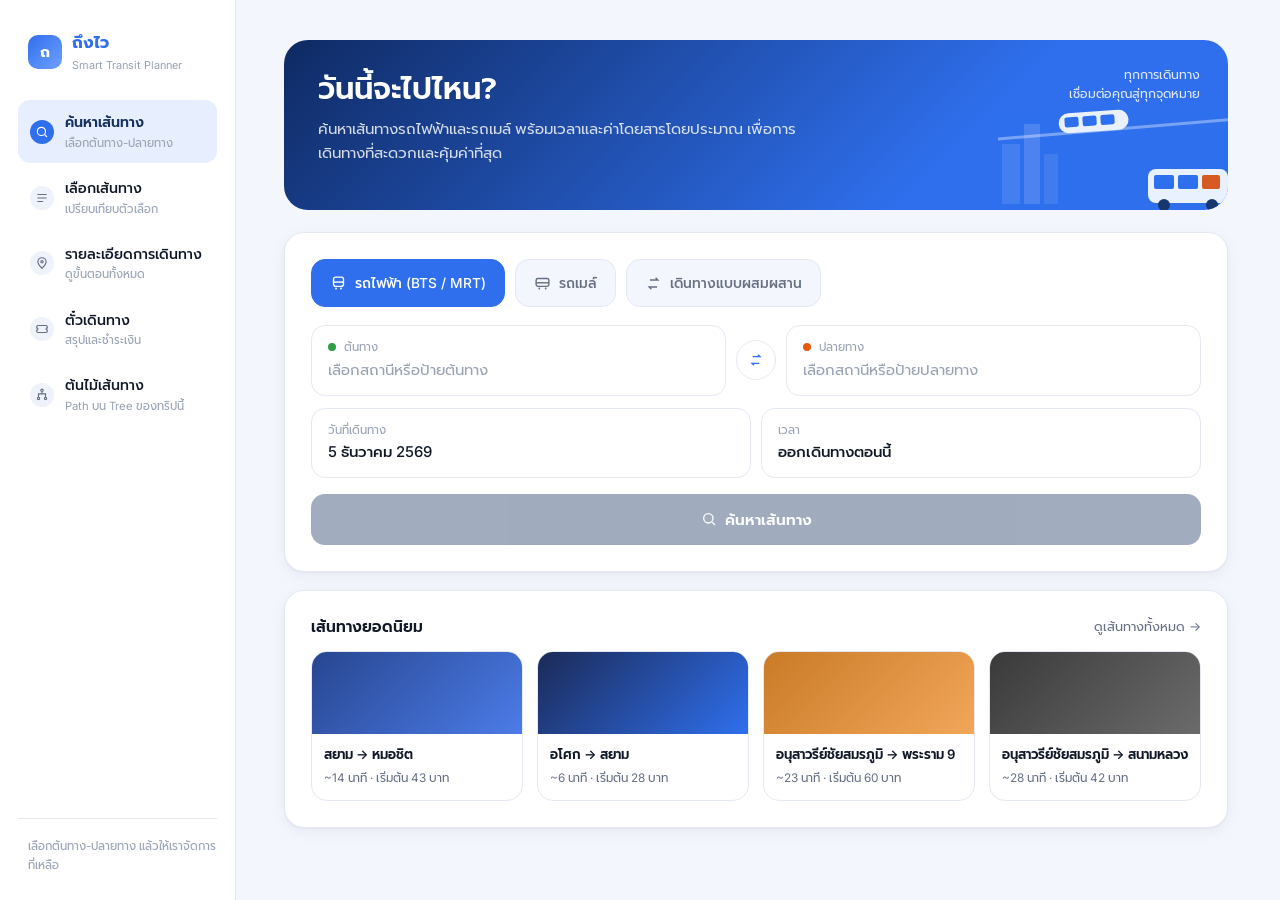
<file: index.html>
<!DOCTYPE html>
<html lang="th">
<head>
<meta charset="UTF-8">
<meta name="viewport" content="width=device-width, initial-scale=1">
<title>ถึงไว — ค้นหาเส้นทาง</title>
<link rel="stylesheet" href="css/style.css">
</head>
<body>
<div class="layout">

  <aside class="sidebar">
    <div class="brand">
      <div class="brand-mark">ถ</div>
      <div class="brand-text">ถึงไว<span>Smart Transit Planner</span></div>
    </div>

    <a class="nav-step active" href="index.html">
      <svg class="num" width="24" height="24" viewBox="0 0 24 24" fill="none" stroke="currentColor" stroke-width="2" style="border-radius:999px;padding:5px;"><circle cx="11" cy="11" r="7"/><line x1="21" y1="21" x2="16.65" y2="16.65"/></svg>
      <div><div class="label">ค้นหาเส้นทาง</div><div class="sub">เลือกต้นทาง-ปลายทาง</div></div>
    </a>
    <a class="nav-step" href="compare.html">
      <svg class="num" width="24" height="24" viewBox="0 0 24 24" fill="none" stroke="currentColor" stroke-width="2" style="border-radius:999px;padding:5px;"><line x1="4" y1="6" x2="20" y2="6"/><line x1="4" y1="12" x2="20" y2="12"/><line x1="4" y1="18" x2="14" y2="18"/></svg>
      <div><div class="label">เลือกเส้นทาง</div><div class="sub">เปรียบเทียบตัวเลือก</div></div>
    </a>
    <a class="nav-step" href="detail.html">
      <svg class="num" width="24" height="24" viewBox="0 0 24 24" fill="none" stroke="currentColor" stroke-width="2" style="border-radius:999px;padding:5px;"><path d="M12 21s-7-6.5-7-11a7 7 0 0 1 14 0c0 4.5-7 11-7 11z"/><circle cx="12" cy="10" r="2"/></svg>
      <div><div class="label">รายละเอียดการเดินทาง</div><div class="sub">ดูขั้นตอนทั้งหมด</div></div>
    </a>
    <a class="nav-step" href="ticket.html">
      <svg class="num" width="24" height="24" viewBox="0 0 24 24" fill="none" stroke="currentColor" stroke-width="2" style="border-radius:999px;padding:5px;"><path d="M3 8a2 2 0 0 1 2-2h14a2 2 0 0 1 2 2v2a2 2 0 0 0 0 4v2a2 2 0 0 1-2 2H5a2 2 0 0 1-2-2v-2a2 2 0 0 0 0-4V8z"/></svg>
      <div><div class="label">ตั๋วเดินทาง</div><div class="sub">สรุปและชำระเงิน</div></div>
    </a>

    <a class="nav-step" href="tree.html">
      <svg class="num" width="24" height="24" viewBox="0 0 24 24" fill="none" stroke="currentColor" stroke-width="2" style="border-radius:999px;padding:5px;"><circle cx="12" cy="4" r="2"/><path d="M12 6v4M12 10H6v3M12 10h6v3M6 13v3M18 13v3"/><circle cx="6" cy="18" r="2"/><circle cx="18" cy="18" r="2"/></svg>
      <div><div class="label">ต้นไม้เส้นทาง</div><div class="sub">Path บน Tree ของทริปนี้</div></div>
    </a>
    <div class="sidebar-foot">เลือกต้นทาง-ปลายทาง แล้วให้เราจัดการที่เหลือ</div>
  </aside>

  <main>
    <div class="hero">
      <div class="hero-tagline">ทุกการเดินทาง<br>เชื่อมต่อคุณสู่ทุกจุดหมาย</div>
      <h1>วันนี้จะไปไหน?</h1>
      <p>ค้นหาเส้นทางรถไฟฟ้าและรถเมล์ พร้อมเวลาและค่าโดยสารโดยประมาณ เพื่อการเดินทางที่สะดวกและคุ้มค่าที่สุด</p>
      <svg class="hero-illustration" width="240" height="140" viewBox="0 0 240 140" fill="none">
        <rect x="4" y="60" width="18" height="60" fill="rgba(255,255,255,.12)"/>
        <rect x="26" y="40" width="16" height="80" fill="rgba(255,255,255,.16)"/>
        <rect x="46" y="70" width="14" height="50" fill="rgba(255,255,255,.10)"/>
        <line x1="0" y1="55" x2="240" y2="35" stroke="rgba(255,255,255,.4)" stroke-width="3"/>
        <g transform="translate(60,30) rotate(-4)">
          <rect x="0" y="0" width="70" height="20" rx="10" fill="#fff"/>
          <rect x="6" y="4" width="14" height="10" rx="2" fill="#2F6FED"/>
          <rect x="24" y="4" width="14" height="10" rx="2" fill="#2F6FED"/>
          <rect x="42" y="4" width="14" height="10" rx="2" fill="#2F6FED"/>
        </g>
        <g transform="translate(150,85)">
          <rect x="0" y="0" width="80" height="34" rx="8" fill="#fff"/>
          <rect x="6" y="6" width="20" height="14" rx="2" fill="#2F6FED"/>
          <rect x="30" y="6" width="20" height="14" rx="2" fill="#2F6FED"/>
          <rect x="54" y="6" width="18" height="14" rx="2" fill="#E8590C"/>
          <circle cx="16" cy="36" r="6" fill="#16305F"/>
          <circle cx="64" cy="36" r="6" fill="#16305F"/>
        </g>
      </svg>
    </div>

    <div class="panel">
      <div class="mode-row">
        <div class="mode-pill active">
          <svg width="17" height="17" viewBox="0 0 24 24" fill="none" stroke="currentColor" stroke-width="2"><rect x="5" y="3" width="14" height="13" rx="3"/><line x1="5" y1="10" x2="19" y2="10"/><circle cx="8.5" cy="19" r="1.3" fill="currentColor" stroke="none"/><circle cx="15.5" cy="19" r="1.3" fill="currentColor" stroke="none"/></svg>
          รถไฟฟ้า (BTS / MRT)
        </div>
        <div class="mode-pill">
          <svg width="17" height="17" viewBox="0 0 24 24" fill="none" stroke="currentColor" stroke-width="2"><rect x="3" y="5" width="18" height="11" rx="2.5"/><line x1="3" y1="11" x2="21" y2="11"/><circle cx="7.5" cy="19" r="1.3" fill="currentColor" stroke="none"/><circle cx="16.5" cy="19" r="1.3" fill="currentColor" stroke="none"/></svg>
          รถเมล์
        </div>
        <div class="mode-pill">
          <svg width="17" height="17" viewBox="0 0 24 24" fill="none" stroke="currentColor" stroke-width="2"><path d="M7 7h11l-3-3M17 17H6l3 3"/></svg>
          เดินทางแบบผสมผสาน
        </div>
      </div>

      <div class="field-row">
        <div class="field" id="origin-field">
          <div class="f-label"><span class="dot origin"></span>ต้นทาง</div>
          <div class="f-value placeholder" id="origin-value">เลือกสถานีหรือป้ายต้นทาง</div>
        </div>
        <button class="swap-btn" id="swap-btn" title="สลับต้นทาง-ปลายทาง">
          <svg width="16" height="16" viewBox="0 0 24 24" fill="none" stroke="currentColor" stroke-width="2"><path d="M7 7h11l-3-3"/><path d="M17 17H6l3 3"/></svg>
        </button>
        <div class="field" id="dest-field">
          <div class="f-label"><span class="dot dest"></span>ปลายทาง</div>
          <div class="f-value placeholder" id="dest-value">เลือกสถานีหรือป้ายปลายทาง</div>
        </div>
      </div>

      <div class="meta-row">
        <div class="field" style="cursor:default;">
          <div class="f-label">วันที่เดินทาง</div>
          <div class="f-value" id="travel-date">—</div>
        </div>
        <div class="field" style="cursor:default;">
          <div class="f-label">เวลา</div>
          <div class="f-value">ออกเดินทางตอนนี้</div>
        </div>
      </div>

      <div class="search-btn-row">
        <button class="search-btn" id="search-btn" disabled>
          <svg width="16" height="16" viewBox="0 0 24 24" fill="none" stroke="currentColor" stroke-width="2"><circle cx="11" cy="11" r="7"/><line x1="21" y1="21" x2="16.65" y2="16.65"/></svg>
          ค้นหาเส้นทาง
        </button>
      </div>
    </div>

    <div class="panel">
      <div style="display:flex; justify-content:space-between; align-items:center;">
        <h3 style="margin:0;">เส้นทางยอดนิยม</h3>
        <span style="font-size:.8rem; color:var(--muted);">ดูเส้นทางทั้งหมด →</span>
      </div>
      <div class="popular-grid" id="popular-grid"></div>
    </div>

  </main>
</div>

<div class="modal-overlay" id="picker-overlay">
  <div class="modal">
    <div class="modal-head">
      <div class="crumbs" id="picker-crumbs">ทุกระบบขนส่ง</div>
      <button class="modal-close" id="picker-close">✕</button>
    </div>
    <div class="modal-body" id="picker-body"></div>
  </div>
</div>

<script src="js/data.js"></script>
<script src="js/main.js"></script>
<script src="js/picker.js"></script>
<script src="js/search.js"></script>
</body>
</html>
</file>
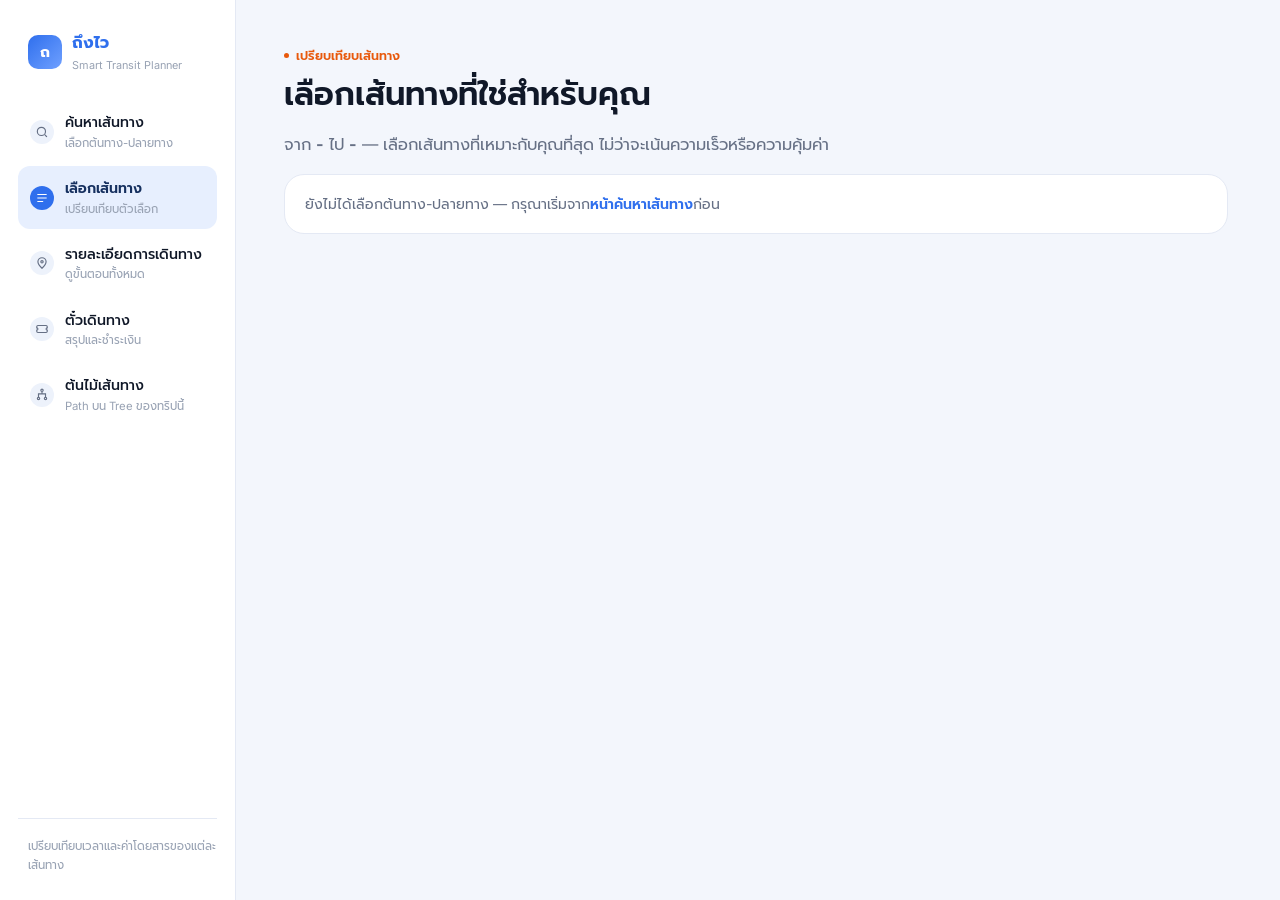
<file: compare.html>
<!DOCTYPE html>
<html lang="th">
<head>
<meta charset="UTF-8">
<meta name="viewport" content="width=device-width, initial-scale=1">
<title>ถึงไว — เลือกเส้นทาง</title>
<link rel="stylesheet" href="css/style.css">
</head>
<body>
<div class="layout">

  <aside class="sidebar">
    <div class="brand">
      <div class="brand-mark">ถ</div>
      <div class="brand-text">ถึงไว<span>Smart Transit Planner</span></div>
    </div>
    <a class="nav-step" href="index.html">
      <svg class="num" width="24" height="24" viewBox="0 0 24 24" fill="none" stroke="currentColor" stroke-width="2" style="border-radius:999px;padding:5px;"><circle cx="11" cy="11" r="7"/><line x1="21" y1="21" x2="16.65" y2="16.65"/></svg>
      <div><div class="label">ค้นหาเส้นทาง</div><div class="sub">เลือกต้นทาง-ปลายทาง</div></div>
    </a>
    <a class="nav-step active" href="compare.html">
      <svg class="num" width="24" height="24" viewBox="0 0 24 24" fill="none" stroke="currentColor" stroke-width="2" style="border-radius:999px;padding:5px;"><line x1="4" y1="6" x2="20" y2="6"/><line x1="4" y1="12" x2="20" y2="12"/><line x1="4" y1="18" x2="14" y2="18"/></svg>
      <div><div class="label">เลือกเส้นทาง</div><div class="sub">เปรียบเทียบตัวเลือก</div></div>
    </a>
    <a class="nav-step" href="detail.html">
      <svg class="num" width="24" height="24" viewBox="0 0 24 24" fill="none" stroke="currentColor" stroke-width="2" style="border-radius:999px;padding:5px;"><path d="M12 21s-7-6.5-7-11a7 7 0 0 1 14 0c0 4.5-7 11-7 11z"/><circle cx="12" cy="10" r="2"/></svg>
      <div><div class="label">รายละเอียดการเดินทาง</div><div class="sub">ดูขั้นตอนทั้งหมด</div></div>
    </a>
    <a class="nav-step" href="ticket.html">
      <svg class="num" width="24" height="24" viewBox="0 0 24 24" fill="none" stroke="currentColor" stroke-width="2" style="border-radius:999px;padding:5px;"><path d="M3 8a2 2 0 0 1 2-2h14a2 2 0 0 1 2 2v2a2 2 0 0 0 0 4v2a2 2 0 0 1-2 2H5a2 2 0 0 1-2-2v-2a2 2 0 0 0 0-4V8z"/></svg>
      <div><div class="label">ตั๋วเดินทาง</div><div class="sub">สรุปและชำระเงิน</div></div>
    </a>
    <a class="nav-step" href="tree.html">
      <svg class="num" width="24" height="24" viewBox="0 0 24 24" fill="none" stroke="currentColor" stroke-width="2" style="border-radius:999px;padding:5px;"><circle cx="12" cy="4" r="2"/><path d="M12 6v4M12 10H6v3M12 10h6v3M6 13v3M18 13v3"/><circle cx="6" cy="18" r="2"/><circle cx="18" cy="18" r="2"/></svg>
      <div><div class="label">ต้นไม้เส้นทาง</div><div class="sub">Path บน Tree ของทริปนี้</div></div>
    </a>
    <div class="sidebar-foot">เปรียบเทียบเวลาและค่าโดยสารของแต่ละเส้นทาง</div>
  </aside>

  <main>
    <span class="eyebrow-tag amber">เปรียบเทียบเส้นทาง</span>
    <h1>เลือกเส้นทางที่ใช่สำหรับคุณ</h1>
    <p class="lede">จาก <b id="route-origin">-</b> ไป <b id="route-dest">-</b> — เลือกเส้นทางที่เหมาะกับคุณที่สุด ไม่ว่าจะเน้นความเร็วหรือความคุ้มค่า</p>

    <div class="empty-hint" id="no-search" style="display:none;">
      ยังไม่ได้เลือกต้นทาง-ปลายทาง — กรุณาเริ่มจาก<a href="index.html">หน้าค้นหาเส้นทาง</a>ก่อน
    </div>

    <div id="results-area">
      <div id="results-wrap"></div>

      <div style="margin-top:20px;"><a class="btn dark" id="continue-btn" href="detail.html" disabled>ไปหน้า 3 — รายละเอียดการเดินทาง →</a></div>
    </div>
  </main>
</div>

<script src="js/data.js"></script>
<script src="js/main.js"></script>
<script src="js/compare.js"></script>
</body>
</html>
</file>
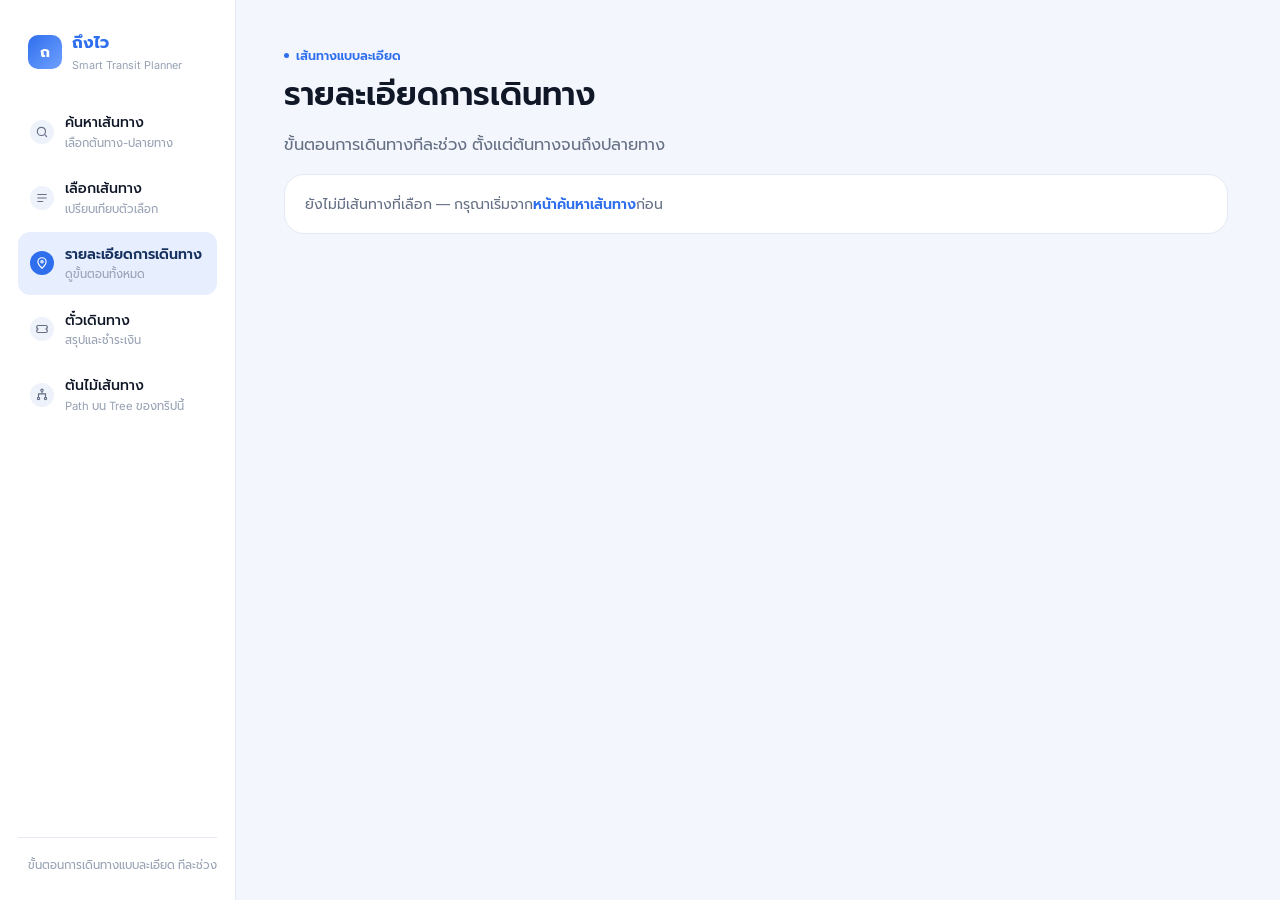
<file: detail.html>
<!DOCTYPE html>
<html lang="th">
<head>
<meta charset="UTF-8">
<meta name="viewport" content="width=device-width, initial-scale=1">
<title>ถึงไว — รายละเอียดการเดินทาง</title>
<link rel="stylesheet" href="css/style.css">
</head>
<body>
<div class="layout">

  <aside class="sidebar">
    <div class="brand">
      <div class="brand-mark">ถ</div>
      <div class="brand-text">ถึงไว<span>Smart Transit Planner</span></div>
    </div>
    <a class="nav-step" href="index.html">
      <svg class="num" width="24" height="24" viewBox="0 0 24 24" fill="none" stroke="currentColor" stroke-width="2" style="border-radius:999px;padding:5px;"><circle cx="11" cy="11" r="7"/><line x1="21" y1="21" x2="16.65" y2="16.65"/></svg>
      <div><div class="label">ค้นหาเส้นทาง</div><div class="sub">เลือกต้นทาง-ปลายทาง</div></div>
    </a>
    <a class="nav-step" href="compare.html">
      <svg class="num" width="24" height="24" viewBox="0 0 24 24" fill="none" stroke="currentColor" stroke-width="2" style="border-radius:999px;padding:5px;"><line x1="4" y1="6" x2="20" y2="6"/><line x1="4" y1="12" x2="20" y2="12"/><line x1="4" y1="18" x2="14" y2="18"/></svg>
      <div><div class="label">เลือกเส้นทาง</div><div class="sub">เปรียบเทียบตัวเลือก</div></div>
    </a>
    <a class="nav-step active" href="detail.html">
      <svg class="num" width="24" height="24" viewBox="0 0 24 24" fill="none" stroke="currentColor" stroke-width="2" style="border-radius:999px;padding:5px;"><path d="M12 21s-7-6.5-7-11a7 7 0 0 1 14 0c0 4.5-7 11-7 11z"/><circle cx="12" cy="10" r="2"/></svg>
      <div><div class="label">รายละเอียดการเดินทาง</div><div class="sub">ดูขั้นตอนทั้งหมด</div></div>
    </a>
    <a class="nav-step" href="ticket.html">
      <svg class="num" width="24" height="24" viewBox="0 0 24 24" fill="none" stroke="currentColor" stroke-width="2" style="border-radius:999px;padding:5px;"><path d="M3 8a2 2 0 0 1 2-2h14a2 2 0 0 1 2 2v2a2 2 0 0 0 0 4v2a2 2 0 0 1-2 2H5a2 2 0 0 1-2-2v-2a2 2 0 0 0 0-4V8z"/></svg>
      <div><div class="label">ตั๋วเดินทาง</div><div class="sub">สรุปและชำระเงิน</div></div>
    </a>
    <a class="nav-step" href="tree.html">
      <svg class="num" width="24" height="24" viewBox="0 0 24 24" fill="none" stroke="currentColor" stroke-width="2" style="border-radius:999px;padding:5px;"><circle cx="12" cy="4" r="2"/><path d="M12 6v4M12 10H6v3M12 10h6v3M6 13v3M18 13v3"/><circle cx="6" cy="18" r="2"/><circle cx="18" cy="18" r="2"/></svg>
      <div><div class="label">ต้นไม้เส้นทาง</div><div class="sub">Path บน Tree ของทริปนี้</div></div>
    </a>
    <div class="sidebar-foot">ขั้นตอนการเดินทางแบบละเอียด ทีละช่วง</div>
  </aside>

  <main>
    <span class="eyebrow-tag">เส้นทางแบบละเอียด</span>
    <h1>รายละเอียดการเดินทาง</h1>
    <p class="lede">ขั้นตอนการเดินทางทีละช่วง ตั้งแต่ต้นทางจนถึงปลายทาง</p>

    <div class="empty-hint" id="empty-state" style="display:none;">
      ยังไม่มีเส้นทางที่เลือก — กรุณาเริ่มจาก<a href="index.html">หน้าค้นหาเส้นทาง</a>ก่อน
    </div>

    <div id="detail-area" style="display:none;">
      <div class="panel">
        <div style="display:flex; justify-content:space-between; flex-wrap:wrap; gap:10px; align-items:center;">
          <h3 style="margin:0; font-size:1.1rem;"><span id="d-origin"></span> → <span id="d-dest"></span></h3>
          <div class="stat-row" style="margin-top:0;">
            <div class="stat"><div class="n" id="d-time"></div><div class="l">นาทีรวม</div></div>
            <div class="stat"><div class="n" id="d-fare"></div><div class="l">บาทรวม</div></div>
          </div>
        </div>
        <div class="path-trail" id="d-path" style="margin-top:16px;"></div>
      </div>

      <div class="panel">
        <h3>ขั้นตอนการเดินทาง</h3>
        <div id="steps"></div>
      </div>

      <div style="margin-top:20px;"><a class="btn dark" href="ticket.html">ซื้อตั๋วเที่ยวนี้ →</a></div>
    </div>
  </main>
</div>

<script src="js/data.js"></script>
<script src="js/main.js"></script>
<script src="js/compare.js"></script>
<script src="js/detail.js"></script>
</body>
</html>
</file>
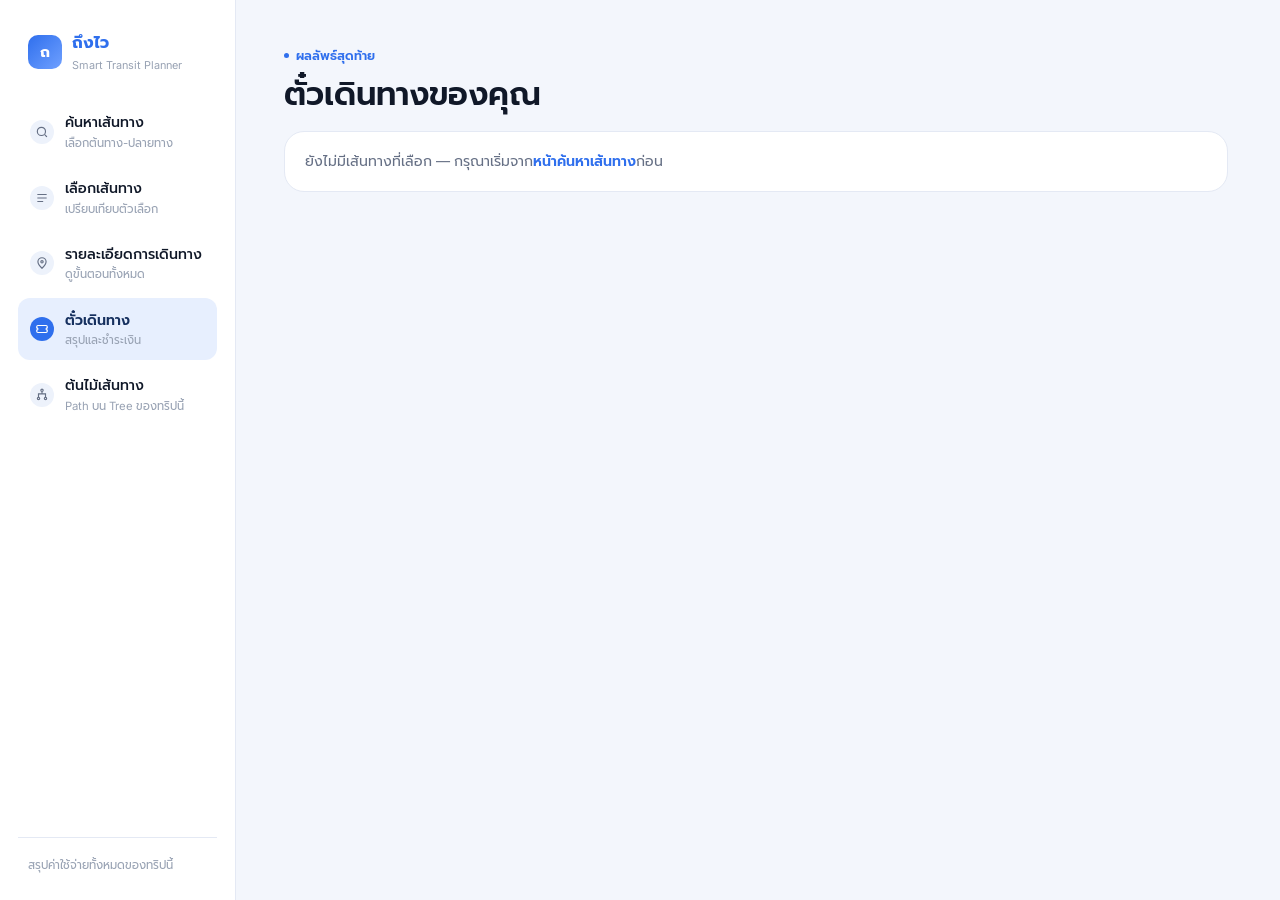
<file: ticket.html>
<!DOCTYPE html>
<html lang="th">
<head>
<meta charset="UTF-8">
<meta name="viewport" content="width=device-width, initial-scale=1">
<title>ถึงไว — ตั๋วเดินทาง</title>
<link rel="stylesheet" href="css/style.css">
</head>
<body>
<div class="layout">

  <aside class="sidebar">
    <div class="brand">
      <div class="brand-mark">ถ</div>
      <div class="brand-text">ถึงไว<span>Smart Transit Planner</span></div>
    </div>
    <a class="nav-step" href="index.html">
      <svg class="num" width="24" height="24" viewBox="0 0 24 24" fill="none" stroke="currentColor" stroke-width="2" style="border-radius:999px;padding:5px;"><circle cx="11" cy="11" r="7"/><line x1="21" y1="21" x2="16.65" y2="16.65"/></svg>
      <div><div class="label">ค้นหาเส้นทาง</div><div class="sub">เลือกต้นทาง-ปลายทาง</div></div>
    </a>
    <a class="nav-step" href="compare.html">
      <svg class="num" width="24" height="24" viewBox="0 0 24 24" fill="none" stroke="currentColor" stroke-width="2" style="border-radius:999px;padding:5px;"><line x1="4" y1="6" x2="20" y2="6"/><line x1="4" y1="12" x2="20" y2="12"/><line x1="4" y1="18" x2="14" y2="18"/></svg>
      <div><div class="label">เลือกเส้นทาง</div><div class="sub">เปรียบเทียบตัวเลือก</div></div>
    </a>
    <a class="nav-step" href="detail.html">
      <svg class="num" width="24" height="24" viewBox="0 0 24 24" fill="none" stroke="currentColor" stroke-width="2" style="border-radius:999px;padding:5px;"><path d="M12 21s-7-6.5-7-11a7 7 0 0 1 14 0c0 4.5-7 11-7 11z"/><circle cx="12" cy="10" r="2"/></svg>
      <div><div class="label">รายละเอียดการเดินทาง</div><div class="sub">ดูขั้นตอนทั้งหมด</div></div>
    </a>
    <a class="nav-step active" href="ticket.html">
      <svg class="num" width="24" height="24" viewBox="0 0 24 24" fill="none" stroke="currentColor" stroke-width="2" style="border-radius:999px;padding:5px;"><path d="M3 8a2 2 0 0 1 2-2h14a2 2 0 0 1 2 2v2a2 2 0 0 0 0 4v2a2 2 0 0 1-2 2H5a2 2 0 0 1-2-2v-2a2 2 0 0 0 0-4V8z"/></svg>
      <div><div class="label">ตั๋วเดินทาง</div><div class="sub">สรุปและชำระเงิน</div></div>
    </a>
    <a class="nav-step" href="tree.html">
      <svg class="num" width="24" height="24" viewBox="0 0 24 24" fill="none" stroke="currentColor" stroke-width="2" style="border-radius:999px;padding:5px;"><circle cx="12" cy="4" r="2"/><path d="M12 6v4M12 10H6v3M12 10h6v3M6 13v3M18 13v3"/><circle cx="6" cy="18" r="2"/><circle cx="18" cy="18" r="2"/></svg>
      <div><div class="label">ต้นไม้เส้นทาง</div><div class="sub">Path บน Tree ของทริปนี้</div></div>
    </a>
    <div class="sidebar-foot">สรุปค่าใช้จ่ายทั้งหมดของทริปนี้</div>
  </aside>

  <main>
    <span class="eyebrow-tag">ผลลัพธ์สุดท้าย</span>
    <h1>ตั๋วเดินทางของคุณ</h1>

    <div class="empty-hint" id="empty-state" style="display:none;">
      ยังไม่มีเส้นทางที่เลือก — กรุณาเริ่มจาก<a href="index.html">หน้าค้นหาเส้นทาง</a>ก่อน
    </div>

    <div id="ticket-area" style="display:none;">
      <div class="ticket">
        <div style="display:flex; justify-content:space-between; align-items:flex-start;">
          <div>
            <div style="font-size:.78rem; opacity:.8;">ถึงไว · e-Ticket (สาธิตเท่านั้น)</div>
            <h2 style="color:#fff; font-size:1.5rem; margin-top:6px;"><span id="t-origin"></span> → <span id="t-dest"></span></h2>
            <div style="font-size:.82rem; opacity:.85; margin-top:4px;" id="t-date"></div>
          </div>
          <div class="qr-box">
            <svg width="70" height="70" viewBox="0 0 10 10">
              <rect width="10" height="10" fill="#fff"/>
              <g fill="#16305F">
                <rect x="0" y="0" width="3" height="3"/><rect x="7" y="0" width="3" height="3"/><rect x="0" y="7" width="3" height="3"/>
                <rect x="4" y="0" width="1" height="1"/><rect x="4" y="2" width="1" height="1"/><rect x="4" y="4" width="1" height="1"/>
                <rect x="4" y="6" width="1" height="1"/><rect x="4" y="8" width="1" height="1"/><rect x="6" y="4" width="1" height="1"/>
                <rect x="8" y="4" width="1" height="1"/><rect x="2" y="4" width="1" height="1"/><rect x="6" y="8" width="1" height="1"/>
                <rect x="8" y="6" width="1" height="1"/>
              </g>
            </svg>
          </div>
        </div>
        <div class="ticket-perf"></div>
        <div style="display:flex; gap:30px; flex-wrap:wrap;">
          <div><div style="font-size:.72rem; opacity:.75;">รหัสตั๋ว</div><div style="font-weight:700; font-family:'JetBrains Mono';" id="t-code"></div></div>
          <div><div style="font-size:.72rem; opacity:.75;">เวลารวม</div><div style="font-weight:700;" id="t-time"></div></div>
          <div><div style="font-size:.72rem; opacity:.75;">ยอดชำระรวม</div><div style="font-weight:700;"><span id="t-total"></span> บาท</div></div>
        </div>
      </div>

      <div class="panel">
        <h3>ค่าโดยสารแยกตามขา</h3>
        <table>
          <thead><tr><th>#</th><th>ช่วงเดินทาง</th><th>เวลา</th><th>ค่าโดยสาร</th></tr></thead>
          <tbody id="fare-body"></tbody>
        </table>
        <p style="color:var(--muted); font-size:.82rem; margin-top:10px;" id="verify-note"></p>
      </div>

      <div style="margin-top:20px; display:flex; gap:10px;">
        <button class="btn secondary" onclick="window.print()">พิมพ์ / บันทึกเป็น PDF</button>
        <button class="btn" onclick="restartAll()">วางแผนเดินทางใหม่</button>
      </div>
    </div>
  </main>
</div>

<script src="js/data.js"></script>
<script src="js/main.js"></script>
<script src="js/compare.js"></script>
<script src="js/ticket.js"></script>
</body>
</html>
</file>
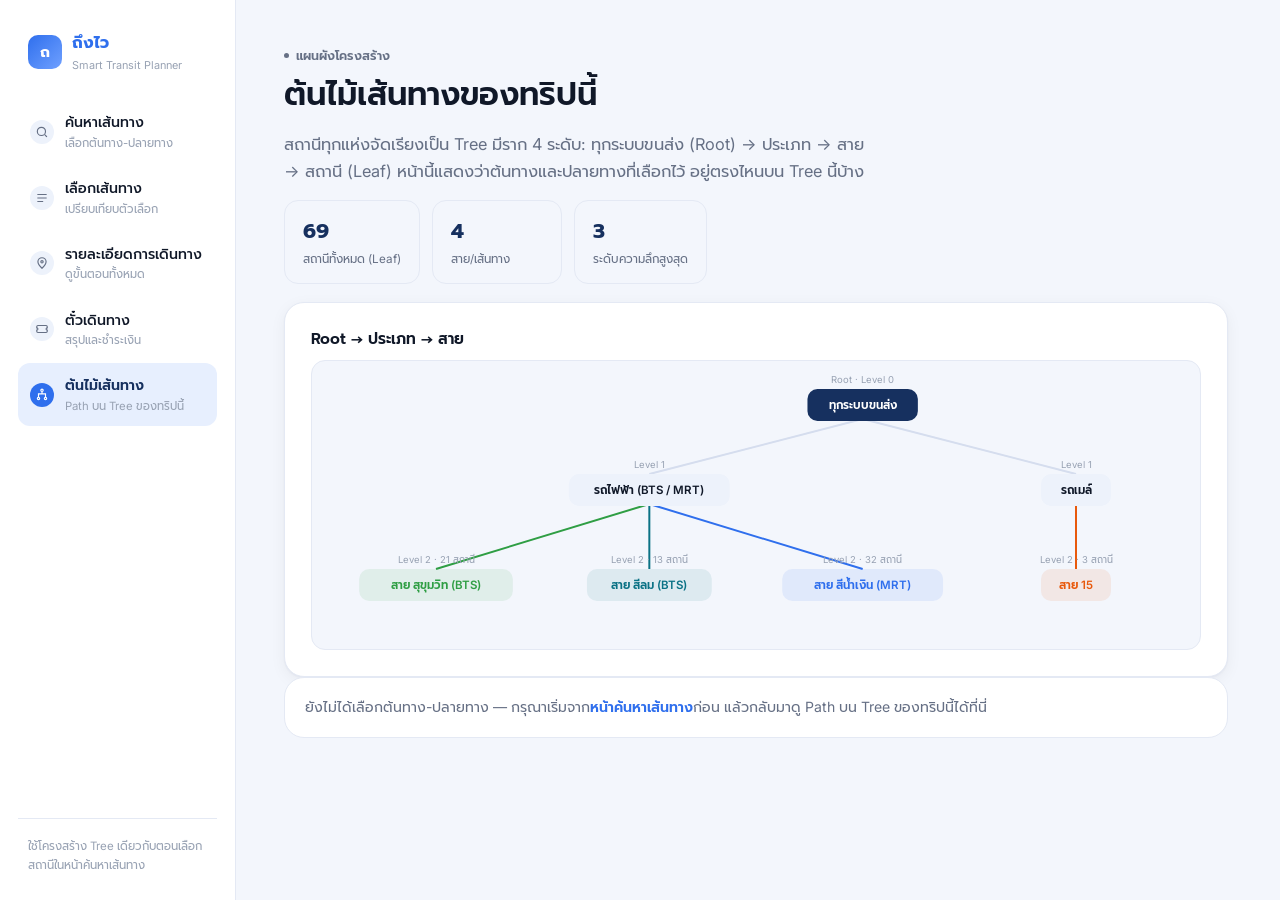
<file: tree.html>
<!DOCTYPE html>
<html lang="th">
<head>
<meta charset="UTF-8">
<meta name="viewport" content="width=device-width, initial-scale=1">
<title>ถึงไว — ต้นไม้เส้นทาง</title>
<link rel="stylesheet" href="css/style.css">
</head>
<body>
<div class="layout">

  <aside class="sidebar">
    <div class="brand">
      <div class="brand-mark">ถ</div>
      <div class="brand-text">ถึงไว<span>Smart Transit Planner</span></div>
    </div>
    <a class="nav-step" href="index.html">
      <svg class="num" width="24" height="24" viewBox="0 0 24 24" fill="none" stroke="currentColor" stroke-width="2" style="border-radius:999px;padding:5px;"><circle cx="11" cy="11" r="7"/><line x1="21" y1="21" x2="16.65" y2="16.65"/></svg>
      <div><div class="label">ค้นหาเส้นทาง</div><div class="sub">เลือกต้นทาง-ปลายทาง</div></div>
    </a>
    <a class="nav-step" href="compare.html">
      <svg class="num" width="24" height="24" viewBox="0 0 24 24" fill="none" stroke="currentColor" stroke-width="2" style="border-radius:999px;padding:5px;"><line x1="4" y1="6" x2="20" y2="6"/><line x1="4" y1="12" x2="20" y2="12"/><line x1="4" y1="18" x2="14" y2="18"/></svg>
      <div><div class="label">เลือกเส้นทาง</div><div class="sub">เปรียบเทียบตัวเลือก</div></div>
    </a>
    <a class="nav-step" href="detail.html">
      <svg class="num" width="24" height="24" viewBox="0 0 24 24" fill="none" stroke="currentColor" stroke-width="2" style="border-radius:999px;padding:5px;"><path d="M12 21s-7-6.5-7-11a7 7 0 0 1 14 0c0 4.5-7 11-7 11z"/><circle cx="12" cy="10" r="2"/></svg>
      <div><div class="label">รายละเอียดการเดินทาง</div><div class="sub">ดูขั้นตอนทั้งหมด</div></div>
    </a>
    <a class="nav-step" href="ticket.html">
      <svg class="num" width="24" height="24" viewBox="0 0 24 24" fill="none" stroke="currentColor" stroke-width="2" style="border-radius:999px;padding:5px;"><path d="M3 8a2 2 0 0 1 2-2h14a2 2 0 0 1 2 2v2a2 2 0 0 0 0 4v2a2 2 0 0 1-2 2H5a2 2 0 0 1-2-2v-2a2 2 0 0 0 0-4V8z"/></svg>
      <div><div class="label">ตั๋วเดินทาง</div><div class="sub">สรุปและชำระเงิน</div></div>
    </a>
    <a class="nav-step active" href="tree.html">
      <svg class="num" width="24" height="24" viewBox="0 0 24 24" fill="none" stroke="currentColor" stroke-width="2" style="border-radius:999px;padding:5px;"><circle cx="12" cy="4" r="2"/><path d="M12 6v4M12 10H6v3M12 10h6v3M6 13v3M18 13v3"/><circle cx="6" cy="18" r="2"/><circle cx="18" cy="18" r="2"/></svg>
      <div><div class="label">ต้นไม้เส้นทาง</div><div class="sub">Path บน Tree ของทริปนี้</div></div>
    </a>
    <div class="sidebar-foot">ใช้โครงสร้าง Tree เดียวกับตอนเลือกสถานีในหน้าค้นหาเส้นทาง</div>
  </aside>

  <main>
    <span class="eyebrow-tag violet">แผนผังโครงสร้าง</span>
    <h1>ต้นไม้เส้นทางของทริปนี้</h1>
    <p class="lede">สถานีทุกแห่งจัดเรียงเป็น Tree มีราก 4 ระดับ: ทุกระบบขนส่ง (Root) → ประเภท → สาย → สถานี (Leaf) หน้านี้แสดงว่าต้นทางและปลายทางที่เลือกไว้ อยู่ตรงไหนบน Tree นี้บ้าง</p>

    <div class="stat-row">
      <div class="stat"><div class="n" id="stat-leaves"></div><div class="l">สถานีทั้งหมด (Leaf)</div></div>
      <div class="stat"><div class="n" id="stat-lines"></div><div class="l">สาย/เส้นทาง</div></div>
      <div class="stat"><div class="n" id="stat-depth"></div><div class="l">ระดับความลึกสูงสุด</div></div>
    </div>

    <div class="panel">
      <h3>Root → ประเภท → สาย</h3>
      <div class="graph-wrap" id="tree-svg-wrap"></div>
    </div>

    <div class="empty-hint" id="no-trip-hint" style="display:none;">
      ยังไม่ได้เลือกต้นทาง-ปลายทาง — กรุณาเริ่มจาก<a href="index.html">หน้าค้นหาเส้นทาง</a>ก่อน แล้วกลับมาดู Path บน Tree ของทริปนี้ได้ที่นี่
    </div>

    <div id="trip-paths" style="display:none;">
      <h3 style="margin:26px 0 4px;">Path จาก Root ถึงสถานีของทริป: <span id="trip-label" style="color:var(--primary);"></span></h3>
      <p style="color:var(--muted); font-size:.88rem; margin-top:0;">นี่คือเส้นทางเดียวกับที่ใช้ตอนเลือกสถานีในหน้าค้นหาเส้นทาง และที่แสดงเป็นขั้นตอนในหน้ารายละเอียดการเดินทาง</p>

      <div class="grid-2">
        <div class="panel" id="origin-path-card">
          <div style="display:flex; align-items:center; gap:8px; margin-bottom:10px;">
            <span class="dot origin"></span>
            <h3 style="margin:0;">ต้นทาง</h3>
            <span style="margin-left:auto; display:flex; align-items:center; gap:6px; font-size:.78rem; color:var(--muted);">
              <span class="pc-line-dot" style="width:8px;height:8px;border-radius:50%;display:inline-block;"></span>
              <span class="pc-line-name"></span>
            </span>
          </div>
          <div class="path-trail"></div>
        </div>
        <div class="panel" id="dest-path-card">
          <div style="display:flex; align-items:center; gap:8px; margin-bottom:10px;">
            <span class="dot dest"></span>
            <h3 style="margin:0;">ปลายทาง</h3>
            <span style="margin-left:auto; display:flex; align-items:center; gap:6px; font-size:.78rem; color:var(--muted);">
              <span class="pc-line-dot" style="width:8px;height:8px;border-radius:50%;display:inline-block;"></span>
              <span class="pc-line-name"></span>
            </span>
          </div>
          <div class="path-trail"></div>
        </div>
      </div>
    </div>
  </main>
</div>

<script src="js/data.js"></script>
<script src="js/main.js"></script>
<script src="js/tree-view.js"></script>
</body>
</html>
</file>
<file: css/style.css>
@import url('https://fonts.googleapis.com/css2?family=Prompt:wght@400;500;600;700&family=Inter:wght@400;500;600;700&family=JetBrains+Mono:wght@400;500&display=swap');

:root{
  --bg: #F3F6FC;
  --surface: #FFFFFF;
  --surface-2: #F3F6FC;
  --surface-3: #EDF2FB;
  --line: #E4E9F4;
  --line-strong: #D5DDEE;
  --text: #101828;
  --muted: #667085;
  --muted-2: #98A2B3;
  --primary: #2F6FED;
  --primary-dark: #16305F;
  --primary-soft: #E7EFFE;
  --green: #2F9E44;
  --green-soft: #E8F6EA;
  --orange: #E8590C;
  --orange-soft: #FDEEE4;
  --amber: #F5A524;
  --amber-soft: #FDF3E0;
  --red: #E03131;
  --radius-lg: 20px;
  --radius-md: 14px;
  --radius-sm: 9px;
  --shadow: 0 1px 2px rgba(16,24,40,.04), 0 4px 16px rgba(16,24,40,.05);
  font-size: 16px;
}

*{ box-sizing: border-box; }
html,body{ margin:0; padding:0; }
body{
  background: var(--bg);
  color: var(--text);
  font-family: 'Inter', 'Prompt', system-ui, sans-serif;
  line-height: 1.6;
  min-height: 100vh;
  -webkit-font-smoothing: antialiased;
}
h1,h2,h3,h4{
  font-family: 'Prompt', 'Inter', sans-serif;
  font-weight: 600;
  line-height: 1.25;
  margin: 0 0 .5em 0;
  color: var(--text);
}
h1{ font-size: 2rem; }
p{ margin: 0 0 1em 0; color: var(--text); }
code, .mono{ font-family: 'JetBrains Mono', monospace; }
a{ color: var(--primary); text-decoration: none; }
::selection{ background: var(--primary-soft); color: var(--primary-dark); }
:focus-visible{ outline: 2px solid var(--primary); outline-offset: 2px; border-radius: 4px; }
button{ font-family: inherit; }

.layout{
  display: grid;
  grid-template-columns: 236px 1fr;
  min-height: 100vh;
}

/* ---------------- sidebar ---------------- */
.sidebar{
  background: var(--surface);
  border-right: 1px solid var(--line);
  padding: 26px 18px;
  position: sticky; top:0; height: 100vh;
  display: flex; flex-direction: column;
}
.brand{ display:flex; align-items:center; gap:10px; padding: 4px 10px 26px; }
.brand-mark{
  width: 34px; height: 34px; border-radius: 10px;
  background: linear-gradient(135deg, var(--primary), #6FA0FF);
  flex-shrink: 0;
  display:flex; align-items:center; justify-content:center;
  color:#fff; font-family:'Prompt'; font-weight:700; font-size:.95rem;
}
.brand-text{ font-family:'Prompt'; font-weight:700; font-size: 1.02rem; color: var(--primary); }
.brand-text span{ display:block; font-family:'Inter'; font-weight:400; font-size: .68rem; color: var(--muted-2); margin-top:1px; }

.nav-step{
  display:flex; gap: 11px; align-items:center;
  padding: 11px 12px; border-radius: 12px;
  text-decoration:none; color: var(--muted);
  margin-bottom: 3px;
}
.nav-step:hover{ background: var(--surface-2); }
.nav-step .num{
  font-family:'JetBrains Mono'; font-size:.68rem;
  width: 24px; height: 24px; border-radius: 999px;
  display:flex; align-items:center; justify-content:center;
  background: var(--surface-3); color: var(--muted); flex-shrink:0;
}
.nav-step .label{ font-size: .88rem; color: var(--text); font-weight:500; }
.nav-step .sub{ font-size: .71rem; color: var(--muted-2); }
.nav-step.active{ background: var(--primary-soft); }
.nav-step.active .num{ background: var(--primary); color:#fff; }
.nav-step.active .label{ color: var(--primary-dark); font-weight:600; }
.nav-step.locked{ opacity:.4; pointer-events:none; }

.sidebar-foot{
  margin-top: auto; padding-top: 18px; border-top: 1px solid var(--line);
  font-size: .72rem; color: var(--muted-2); line-height:1.6; padding-left:10px;
}
.sidebar-foot b{ color: var(--muted); font-weight: 600; }

/* ---------------- main ---------------- */
main{ padding: 40px 48px 70px; max-width: 1040px; animation: rise .45s ease both; }
@keyframes rise{ from{opacity:0; transform: translateY(6px);} to{opacity:1; transform:none;} }
@media (prefers-reduced-motion: reduce){ main{ animation:none; } }

.eyebrow-tag{
  display:inline-flex; align-items:center; gap:7px;
  font-size: .78rem; font-weight: 600; color: var(--primary); margin-bottom: 10px;
}
.eyebrow-tag::before{ content:""; width:5px; height:5px; border-radius:50%; background: currentColor; }
.eyebrow-tag.amber{ color: var(--orange); }
.eyebrow-tag.violet{ color: var(--muted); }

.lede{ color: var(--muted); font-size: 1.02rem; max-width: 600px; }

/* ---------------- hero ---------------- */
.hero{
  background: linear-gradient(135deg, #0F2A63, #2F6FED 70%);
  border-radius: 24px;
  padding: 30px 34px;
  margin-bottom: 22px;
  position: relative; overflow: hidden;
  color: #fff;
}
.hero h1{ color:#fff; font-size: 1.9rem; margin-bottom:.3em; }
.hero p{ color: rgba(255,255,255,.82); max-width: 480px; font-size:.94rem; }
.hero-illustration{ position:absolute; right: -10px; bottom: -14px; opacity:.9; }
.hero-tagline{
  position:absolute; top:26px; right:28px; text-align:right;
  font-size:.78rem; color: rgba(255,255,255,.85); max-width:160px; line-height:1.5;
}

.panel{
  background: var(--surface);
  border: 1px solid var(--line);
  border-radius: var(--radius-lg);
  padding: 26px;
  margin-top: 18px;
  box-shadow: var(--shadow);
}
.panel h3{ font-size: .96rem; font-weight: 600; }
.panel.flat{ box-shadow:none; }

.grid-2{ display:grid; grid-template-columns: 1.1fr .9fr; gap: 18px; }

/* ---------------- mode pills ---------------- */
.mode-row{ display:flex; gap:10px; flex-wrap:wrap; margin-bottom: 18px; }
.mode-pill{
  background: var(--surface-2); border:1px solid var(--line);
  color: var(--muted); padding: 12px 18px; border-radius: 14px;
  cursor:pointer; font-size:.86rem; font-weight:500;
  display:flex; align-items:center; gap:8px;
}
.mode-pill.active{ background: var(--primary); color:#fff; border-color: var(--primary); }

/* ---------------- station fields ---------------- */
.field-row{ display:grid; grid-template-columns: 1fr auto 1fr; gap: 10px; align-items:center; }
.field{
  border: 1px solid var(--line); border-radius: 14px; padding: 12px 16px;
  cursor:pointer; background: var(--surface);
}
.field:hover{ border-color: var(--primary); }
.field .dot{ width:8px; height:8px; border-radius:50%; display:inline-block; margin-right:8px; }
.field .dot.origin{ background: var(--green); }
.field .dot.dest{ background: var(--orange); }
.field .f-label{ font-size:.72rem; color: var(--muted-2); margin-bottom:2px; }
.field .f-value{ font-size:.93rem; font-weight:500; color: var(--text); }
.field .f-value.placeholder{ color: var(--muted-2); font-weight:400; }
.swap-btn{
  width:40px; height:40px; border-radius:50%; border:1px solid var(--line);
  background:#fff; cursor:pointer; display:flex; align-items:center; justify-content:center;
  color: var(--primary); flex-shrink:0;
}
.swap-btn:hover{ background: var(--primary-soft); }

.meta-row{ display:grid; grid-template-columns: 1fr 1fr; gap:10px; margin-top:12px; }

.search-btn-row{ margin-top:16px; }
.search-btn{
  width:100%; background: var(--primary-dark); color:#fff; border:none;
  padding: 14px; border-radius: 14px; font-weight:600; font-size:.95rem;
  cursor:pointer; display:flex; align-items:center; justify-content:center; gap:8px;
}
.search-btn:hover{ background:#0F2148; }
.search-btn[disabled]{ opacity:.4; pointer-events:none; }

/* ---------------- popular routes ---------------- */
.popular-grid{ display:grid; grid-template-columns: repeat(4,1fr); gap: 14px; margin-top:14px; }
.route-card{
  background:#fff; border:1px solid var(--line); border-radius: 16px; overflow:hidden;
  cursor:pointer; transition: box-shadow .15s, transform .1s;
}
.route-card:hover{ box-shadow: var(--shadow); transform: translateY(-2px); }
.route-card .thumb{ height: 82px; background-size:cover; background-position:center; }
.route-card .rc-body{ padding: 10px 12px 12px; }
.route-card .rc-title{ font-size:.82rem; font-weight:600; color: var(--text); }
.route-card .rc-meta{ font-size:.74rem; color: var(--muted); margin-top:4px; }

/* ---------------- station picker modal ---------------- */
.modal-overlay{
  position: fixed; inset:0; background: rgba(16,24,40,.4);
  display:none; align-items:flex-start; justify-content:center; padding: 60px 20px;
  z-index: 50; backdrop-filter: blur(2px);
}
.modal-overlay.open{ display:flex; }
.modal{
  background:#fff; border-radius: 20px; width: 480px; max-width:100%;
  max-height: 78vh; overflow:auto; box-shadow: 0 20px 60px rgba(16,24,40,.25);
}
.modal-head{
  padding: 18px 22px; border-bottom:1px solid var(--line);
  display:flex; align-items:center; justify-content:space-between; position:sticky; top:0; background:#fff;
}
.modal-head .crumbs{ font-size:.8rem; color: var(--muted); }
.modal-close{ border:none; background:var(--surface-2); width:30px; height:30px; border-radius:50%; cursor:pointer; color:var(--muted); }
.modal-body{ padding: 10px 12px 18px; }
.picker-item{
  display:flex; align-items:center; justify-content:space-between;
  padding: 13px 12px; border-radius: 12px; cursor:pointer; margin: 2px 0;
}
.picker-item:hover{ background: var(--surface-2); }
.picker-item .pi-name{ font-size:.92rem; font-weight:500; }
.picker-item .pi-sub{ font-size:.74rem; color: var(--muted-2); }
.picker-item .chev{ color: var(--muted-2); }
.picker-back{ display:flex; align-items:center; gap:8px; padding: 10px 12px; color: var(--primary); cursor:pointer; font-size:.85rem; font-weight:500; }

/* ---------------- breadcrumb / path ---------------- */
.path-trail{ display:flex; flex-wrap:wrap; align-items:center; gap: 5px; font-size: .84rem; }
.path-trail .crumb{ background: var(--surface-2); border:1px solid var(--line); padding: 6px 12px; border-radius: 10px; color: var(--text); font-weight:500; }
.path-trail .crumb.leaf{ background: var(--primary-soft); border-color: transparent; color: var(--primary-dark); }
.path-trail .arrow{ color: var(--muted-2); }

/* ---------------- route result cards ---------------- */
.route-result{
  border:1px solid var(--line); border-radius: 18px; padding: 20px 22px; margin-top: 12px;
  cursor:pointer; background:#fff;
}
.route-result:hover{ border-color: var(--primary); }
.route-result.recommended{ border-color: var(--primary); background: var(--primary-soft); }
.rr-top{ display:flex; align-items:center; justify-content:space-between; }
.rr-tag{
  font-size:.72rem; font-weight:700; padding:4px 10px; border-radius:999px;
}
.rr-tag.fast{ background: var(--green-soft); color: var(--green); }
.rr-tag.cheap{ background: var(--amber-soft); color:#9C6B00; }
.rr-tag.reco{ background: var(--primary); color:#fff; }
.rr-stats{ display:flex; gap:22px; margin-top:12px; }
.rr-stat .n{ font-family:'Prompt'; font-size:1.3rem; font-weight:700; }
.rr-stat .l{ font-size:.72rem; color: var(--muted); }
.rr-legs{ display:flex; align-items:center; gap:6px; margin-top:14px; flex-wrap:wrap; }
.leg-chip{ font-size:.74rem; padding:4px 10px; border-radius:999px; font-weight:600; color:#fff; }

/* ---------------- itinerary steps ---------------- */
.itin-step{ display:flex; gap:14px; padding: 14px 0; border-bottom:1px solid var(--line); }
.itin-step:last-child{ border-bottom:none; }
.itin-dot{ width:12px; height:12px; border-radius:50%; margin-top:5px; flex-shrink:0; }
.itin-line{ width:2px; background: var(--line); flex:1; margin: 4px 0; align-self:stretch; }
.itin-col{ display:flex; flex-direction:column; align-items:center; }
.itin-title{ font-weight:600; font-size:.93rem; }
.itin-sub{ font-size:.8rem; color: var(--muted); margin-top:2px; }
.itin-time{ font-size:.78rem; color: var(--muted-2); margin-left:auto; white-space:nowrap; }

/* ---------------- ticket ---------------- */
.ticket{
  background: linear-gradient(135deg, #0F2A63, #2F6FED);
  border-radius: 22px; padding: 26px 28px; color:#fff; position:relative; overflow:hidden;
}
.ticket-perf{
  border-top: 2px dashed rgba(255,255,255,.35); margin: 18px 0;
}
.qr-box{
  width: 96px; height:96px; background:#fff; border-radius:12px;
  display:flex; align-items:center; justify-content:center; flex-shrink:0;
}

/* ---------------- tree diagram wrapper ---------------- */
.graph-wrap{
  background: var(--surface-2); border:1px solid var(--line); border-radius: var(--radius-md);
  padding: 14px; overflow-x:auto; margin-top: 12px;
}
.graph-wrap svg{ display:block; min-width: 640px; }

/* ---------------- generic choice buttons (used on the tree page) ---------------- */
.choice-grid{ display:flex; flex-wrap:wrap; gap: 8px; }
.choice-btn{
  background: var(--surface-2); border:1px solid var(--line);
  color: var(--text); padding: 10px 16px; border-radius: 12px;
  cursor:pointer; font-family:'Inter'; font-size: .87rem; font-weight:500;
}
.choice-btn:hover{ border-color: var(--primary); }
.choice-btn.active{ border-color: var(--primary); background: var(--primary-soft); color: var(--primary-dark); }

/* ---------------- buttons ---------------- */
.btn{
  display:inline-flex; align-items:center; gap:8px;
  background: var(--primary); color:#fff; border:none;
  padding: 12px 20px; border-radius: 12px;
  font-weight:600; font-size: .89rem; cursor:pointer; text-decoration:none;
}
.btn:hover{ background:#2058D0; }
.btn.secondary{ background: #fff; color: var(--text); border:1px solid var(--line-strong); }
.btn.secondary:hover{ background: var(--surface-2); }
.btn.dark{ background: var(--primary-dark); }
.btn[disabled]{ opacity:.4; pointer-events:none; }

/* ---------------- code block (kept for the "how it's built" panels) ---------------- */
.code-block{
  background: #0B1220; border:1px solid #1E2A44; border-radius: var(--radius-md);
  padding: 16px 18px; font-family:'JetBrains Mono'; font-size: .79rem;
  overflow-x:auto; color: #A8B6D6; line-height:1.7;
}
.code-block .k{ color: #C9A8F5; }
.code-block .s{ color: #6EE7C0; }
.code-block .c{ color: #5A6B93; }

/* ---------------- table / stats ---------------- */
table{ width:100%; border-collapse: collapse; font-size: .87rem; }
th,td{ text-align:left; padding: 10px 10px; border-bottom: 1px solid var(--line); }
th{ color: var(--muted-2); font-weight:600; font-size:.75rem; }
tbody tr:last-child td{ border-bottom:none; }

.stat-row{ display:flex; gap: 12px; flex-wrap:wrap; margin-top: 14px;}
.stat{ background: var(--surface-2); border:1px solid var(--line); border-radius: var(--radius-md); padding: 14px 18px; min-width: 130px; }
.stat .n{ font-family:'Prompt'; font-size: 1.3rem; font-weight:700; color: var(--primary-dark); }
.stat .l{ font-size: .73rem; color: var(--muted); margin-top: 2px; }

.empty-hint{ border: 1px solid var(--line); background: var(--surface); border-radius: var(--radius-lg); padding: 18px 20px; color: var(--muted); font-size: .88rem; }
.empty-hint a{ color: var(--primary); font-weight:600; }

@media print{
  .sidebar, .btn, .modal-overlay{ display:none !important; }
  .layout{ display:block; }
  .ticket{ color:#111; background:#fff; border:1px solid #ddd; }
}

@media (max-width: 900px){
  .layout{ grid-template-columns: 1fr; }
  .sidebar{ position: relative; height:auto; flex-direction:row; flex-wrap:wrap; padding: 16px; }
  .brand{ padding-bottom:0; width:100%; }
  .sidebar-foot{ display:none; }
  main{ padding: 26px 18px 50px; }
  .grid-2{ grid-template-columns: 1fr; }
  .field-row{ grid-template-columns: 1fr; }
  .swap-btn{ justify-self:center; transform: rotate(90deg); }
  .popular-grid{ grid-template-columns: repeat(2,1fr); }
}
</file>
